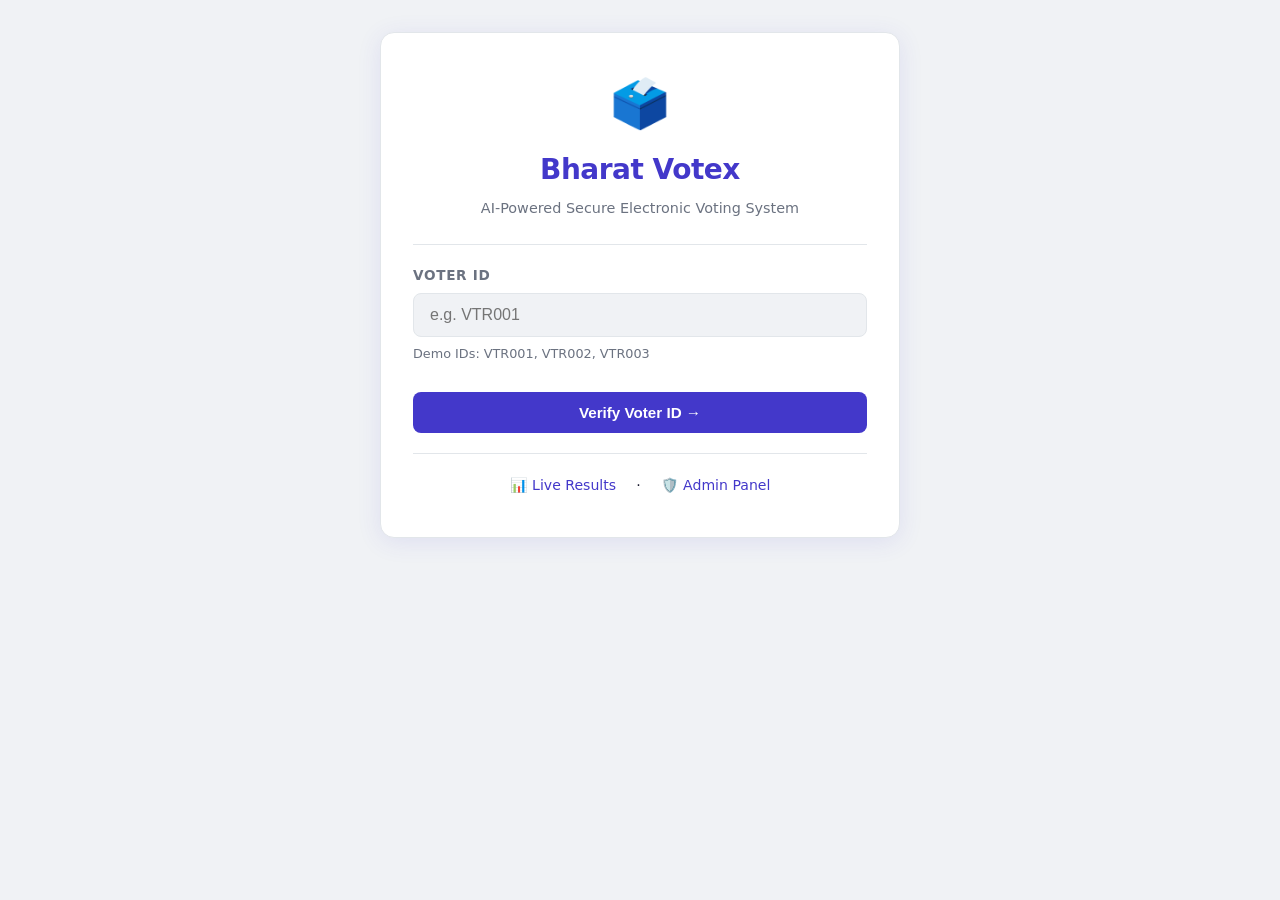
<file: templates/index.html>
<!DOCTYPE html>
<html lang="en">
<head>
  <meta charset="UTF-8" />
  <meta name="viewport" content="width=device-width, initial-scale=1.0"/>
  <title>Bharat Votex — Secure Digital Voting</title>
  <link rel="stylesheet" href="/static/css/style.css" />
</head>
<body class="center-page">

  <div class="card login-card">
    <div class="logo-block">
      <div class="logo-icon">🗳️</div>
      <h1 class="brand">Bharat Votex</h1>
      <p class="tagline">AI-Powered Secure Electronic Voting System</p>
    </div>

    <div class="divider"></div>

    <form id="loginForm" autocomplete="off">
      <label class="field-label" for="voter_id">Voter ID</label>
      <input
        type="text"
        id="voter_id"
        name="voter_id"
        class="field-input"
        placeholder="e.g. VTR001"
        maxlength="20"
        required
      />
      <p class="field-hint">Demo IDs: VTR001, VTR002, VTR003</p>

      <button type="submit" class="btn btn-primary" id="loginBtn">
        <span id="loginBtnText">Verify Voter ID →</span>
      </button>
    </form>

    <div id="loginMsg" class="msg hidden"></div>

    <div class="divider"></div>
    <div class="footer-links">
      <a href="/results">📊 Live Results</a>
      <span>·</span>
      <a href="/admin">🛡️ Admin Panel</a>
    </div>
  </div>

  <script>
    const form = document.getElementById("loginForm");
    const msg  = document.getElementById("loginMsg");
    const btn  = document.getElementById("loginBtn");

    form.addEventListener("submit", async (e) => {
      e.preventDefault();
      const voter_id = document.getElementById("voter_id").value.trim().toUpperCase();
      if (!voter_id) return;

      btn.disabled = true;
      btn.innerHTML = '<span>Checking...</span>';
      msg.className = "msg hidden";

      try {
        const res  = await fetch("/api/login", {
          method: "POST",
          headers: { "Content-Type": "application/json" },
          body: JSON.stringify({ voter_id })
        });
        const data = await res.json();

        if (data.success) {
          showMsg(`✅ Welcome, ${data.name}! Redirecting to biometric scan...`, "success");
          setTimeout(() => window.location.href = "/verify", 1500);
        } else {
          showMsg("❌ " + data.message, "error");
          btn.disabled = false;
          btn.innerHTML = '<span>Verify Voter ID →</span>';
        }
      } catch {
        showMsg("❌ Server error. Please try again.", "error");
        btn.disabled = false;
        btn.innerHTML = '<span>Verify Voter ID →</span>';
      }
    });

    function showMsg(text, type) {
      msg.textContent = text;
      msg.className = `msg ${type}`;
    }
  </script>
</body>
</html>
</file>
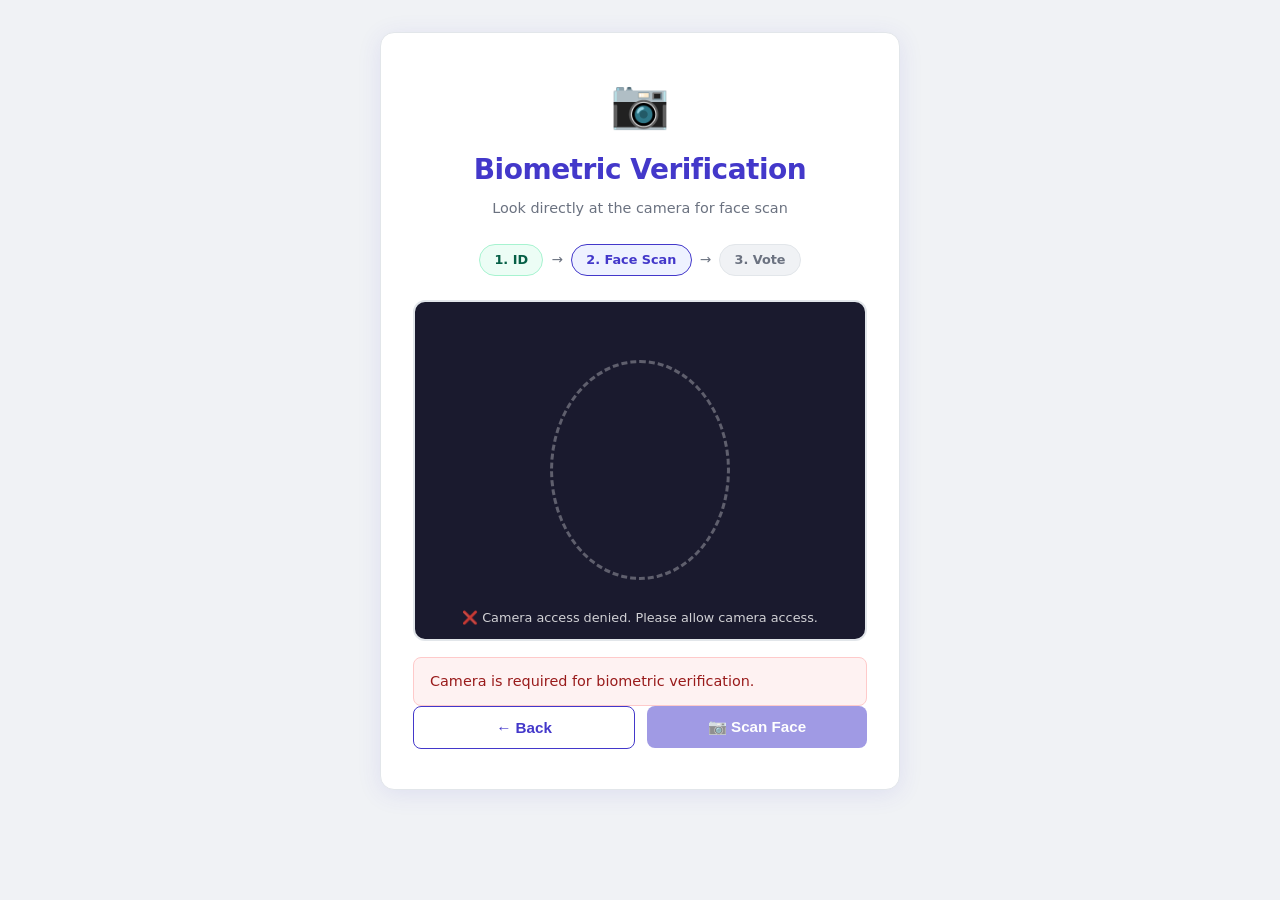
<file: templates/verify.html>
<!DOCTYPE html>
<html lang="en">
<head>
  <meta charset="UTF-8"/>
  <meta name="viewport" content="width=device-width, initial-scale=1.0"/>
  <title>Bharat Votex — Biometric Verification</title>
  <link rel="stylesheet" href="/static/css/style.css"/>
</head>
<body class="center-page">

  <div class="card verify-card">
    <div class="logo-block">
      <div class="logo-icon">📷</div>
      <h1 class="brand">Biometric Verification</h1>
      <p class="tagline">Look directly at the camera for face scan</p>
    </div>

    <div class="steps-bar">
      <div class="step done">1. ID</div>
      <div class="step-arrow">→</div>
      <div class="step active">2. Face Scan</div>
      <div class="step-arrow">→</div>
      <div class="step">3. Vote</div>
    </div>

    <div class="webcam-container">
      <video id="video" autoplay playsinline muted></video>
      <canvas id="canvas" style="display:none;"></canvas>
      <div class="face-overlay">
        <div class="face-ring" id="faceRing"></div>
      </div>
      <div class="webcam-label" id="webcamLabel">Initializing camera…</div>
    </div>

    <div id="verifyMsg" class="msg hidden"></div>

    <div class="confidence-bar-wrap hidden" id="confWrap">
      <label class="field-label">Match Confidence</label>
      <div class="confidence-bar">
        <div class="confidence-fill" id="confFill"></div>
      </div>
      <span class="conf-pct" id="confPct">0%</span>
    </div>

    <div class="btn-row">
      <button class="btn btn-outline" onclick="window.location.href='/'">← Back</button>
      <button class="btn btn-primary" id="scanBtn" disabled>
        <span id="scanBtnText">📷 Scan Face</span>
      </button>
    </div>
  </div>

  <script>
    const video    = document.getElementById("video");
    const canvas   = document.getElementById("canvas");
    const scanBtn  = document.getElementById("scanBtn");
    const msg      = document.getElementById("verifyMsg");
    const faceRing = document.getElementById("faceRing");
    const label    = document.getElementById("webcamLabel");

    let stream = null;

    async function startCamera() {
      try {
        stream = await navigator.mediaDevices.getUserMedia({ video: { width: 640, height: 480, facingMode: "user" } });
        video.srcObject = stream;
        video.onloadedmetadata = () => {
          canvas.width  = video.videoWidth;
          canvas.height = video.videoHeight;
          scanBtn.disabled = false;
          label.textContent = "✅ Camera ready — click Scan Face";
          faceRing.classList.add("ready");
        };
      } catch (err) {
        label.textContent = "❌ Camera access denied. Please allow camera access.";
        showMsg("Camera is required for biometric verification.", "error");
      }
    }

    scanBtn.addEventListener("click", async () => {
      const ctx = canvas.getContext("2d");
      ctx.drawImage(video, 0, 0, canvas.width, canvas.height);
      const frame = canvas.toDataURL("image/jpeg", 0.9);

      scanBtn.disabled = true;
      scanBtn.innerHTML = '<span>🔍 Verifying…</span>';
      faceRing.classList.add("scanning");
      msg.className = "msg hidden";

      try {
        const res  = await fetch("/api/biometric/verify", {
          method: "POST",
          headers: { "Content-Type": "application/json" },
          body: JSON.stringify({ frame })
        });
        const data = await res.json();

        showConfidence(data.confidence || 0);

        if (data.success) {
          faceRing.classList.remove("scanning");
          faceRing.classList.add("verified");
          showMsg("✅ " + data.message, "success");
          if (stream) stream.getTracks().forEach(t => t.stop());
          setTimeout(() => window.location.href = "/vote", 2000);
        } else {
          faceRing.classList.remove("scanning");
          faceRing.classList.add("failed");
          showMsg("❌ " + data.message, "error");
          scanBtn.disabled = false;
          scanBtn.innerHTML = '<span>📷 Try Again</span>';
          setTimeout(() => {
            faceRing.classList.remove("failed");
            faceRing.classList.add("ready");
          }, 2000);
        }
      } catch {
        showMsg("❌ Server error. Please try again.", "error");
        scanBtn.disabled = false;
        scanBtn.innerHTML = '<span>📷 Scan Face</span>';
        faceRing.classList.remove("scanning");
      }
    });

    function showMsg(text, type) {
      msg.textContent = text;
      msg.className = `msg ${type}`;
    }

    function showConfidence(conf) {
      if (!conf) return;
      const pct = Math.round(conf * 100);
      document.getElementById("confWrap").classList.remove("hidden");
      document.getElementById("confFill").style.width = pct + "%";
      document.getElementById("confFill").style.background = pct > 70 ? "var(--green)" : pct > 50 ? "var(--amber)" : "var(--red)";
      document.getElementById("confPct").textContent = pct + "%";
    }

    startCamera();
  </script>
</body>
</html>
</file>
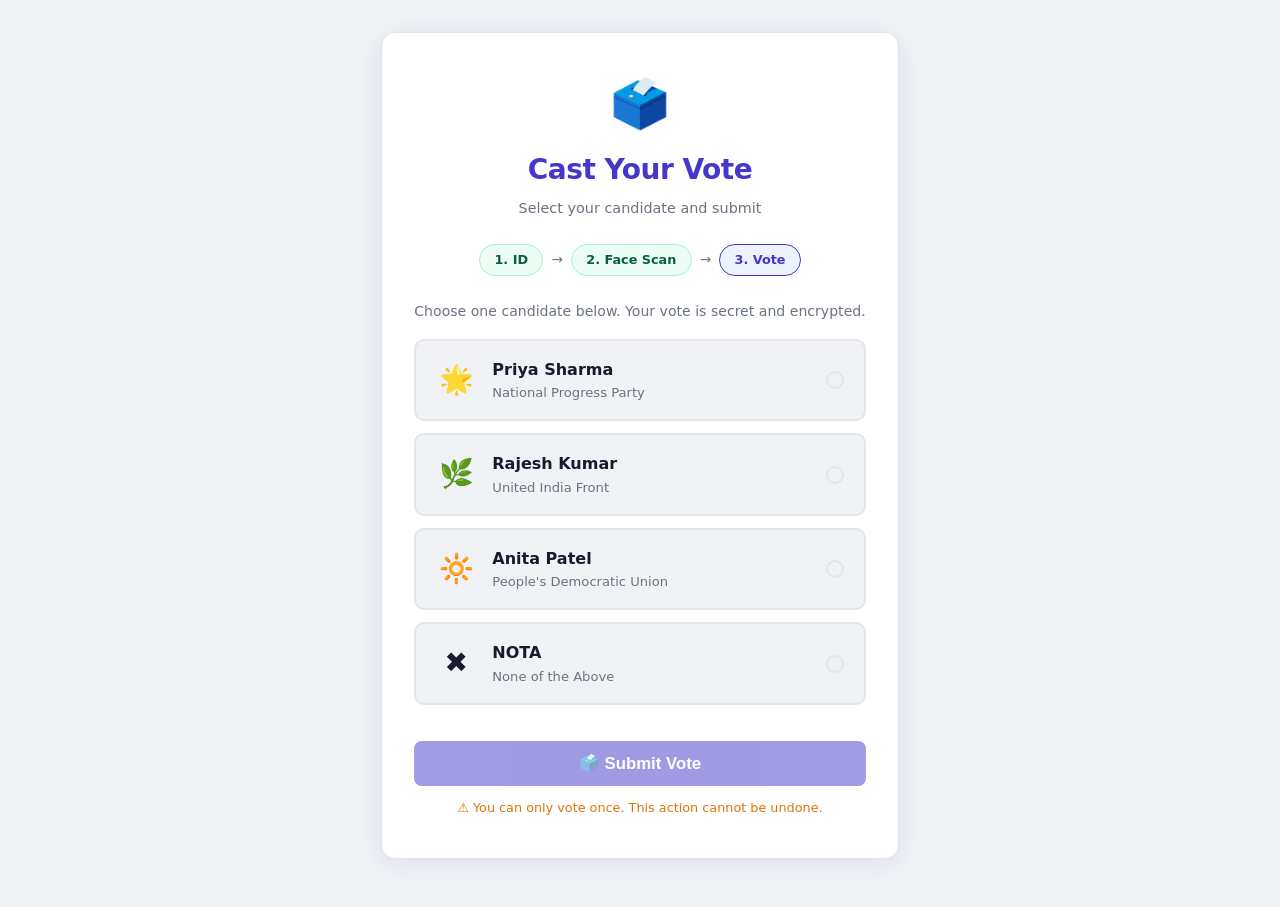
<file: templates/vote.html>
<DOCTYPE html>
<html lang="en">
<head>
  <meta charset="UTF-8"/>
  <meta name="viewport" content="width=device-width, initial-scale=1.0"/>
  <title>Bharat Votex — Cast Your Vote</title>
  <link rel="stylesheet" href="/static/css/style.css"/>
</head>
<body class="center-page">

  <div class="card vote-card">
    <div class="logo-block">
      <div class="logo-icon">🗳️</div>
      <h1 class="brand">Cast Your Vote</h1>
      <p class="tagline">Select your candidate and submit</p>
    </div>

    <div class="steps-bar">
      <div class="step done">1. ID</div>
      <div class="step-arrow">→</div>
      <div class="step done">2. Face Scan</div>
      <div class="step-arrow">→</div>
      <div class="step active">3. Vote</div>
    </div>

    <p class="vote-instruction">Choose one candidate below. Your vote is secret and encrypted.</p>

    <div class="candidates" id="candidateList">
      <!-- Dynamically populated -->
    </div>

    <div id="voteMsg" class="msg hidden"></div>

    <button class="btn btn-primary btn-vote" id="voteBtn" disabled>
      <span id="voteBtnText">🗳️ Submit Vote</span>
    </button>

    <p class="vote-warning">⚠️ You can only vote once. This action cannot be undone.</p>
  </div>

  <div class="modal hidden" id="confirmModal">
    <div class="modal-box">
      <h2>Confirm Your Vote</h2>
      <p>You are voting for:</p>
      <div class="modal-candidate" id="modalCandidate"></div>
      <div class="btn-row">
        <button class="btn btn-outline" onclick="closeModal()">Cancel</button>
        <button class="btn btn-primary" id="confirmBtn">✅ Confirm</button>
      </div>
    </div>
  </div>

  <script>
    const candidates = [
      { id: "party_a", name: "Priya Sharma",  party: "National Progress Party",    symbol: "🌟" },
      { id: "party_b", name: "Rajesh Kumar",  party: "United India Front",          symbol: "🌿" },
      { id: "party_c", name: "Anita Patel",   party: "People's Democratic Union",  symbol: "🔆" },
      { id: "nota",    name: "NOTA",           party: "None of the Above",          symbol: "✖" },
    ];

    let selectedCandidate = null;
    const voteBtn   = document.getElementById("voteBtn");
    const msg       = document.getElementById("voteMsg");
    const list      = document.getElementById("candidateList");

    // Build candidate cards
    candidates.forEach(c => {
      const card = document.createElement("div");
      card.className = "candidate-card";
      card.dataset.id = c.id;
      card.innerHTML = `
        <span class="cand-symbol">${c.symbol}</span>
        <div class="cand-info">
          <div class="cand-name">${c.name}</div>
          <div class="cand-party">${c.party}</div>
        </div>
        <div class="cand-radio"></div>
      `;
      card.addEventListener("click", () => selectCandidate(c, card));
      list.appendChild(card);
    });

    function selectCandidate(c, card) {
      document.querySelectorAll(".candidate-card").forEach(el => el.classList.remove("selected"));
      card.classList.add("selected");
      selectedCandidate = c;
      voteBtn.disabled = false;
    }

    voteBtn.addEventListener("click", () => {
      if (!selectedCandidate) return;
      document.getElementById("modalCandidate").innerHTML =
        `<span>${selectedCandidate.symbol}</span> <strong>${selectedCandidate.name}</strong><br><small>${selectedCandidate.party}</small>`;
      document.getElementById("confirmModal").classList.remove("hidden");
    });

    document.getElementById("confirmBtn").addEventListener("click", async () => {
      closeModal();
      voteBtn.disabled = true;
      voteBtn.innerHTML = '<span>Submitting…</span>';

      try {
        const res  = await fetch("/api/vote/cast", {
          method: "POST",
          headers: { "Content-Type": "application/json" },
          body: JSON.stringify({ candidate: selectedCandidate.id })
        });
        const data = await res.json();

        if (data.success) {
          showMsg("✅ " + data.message, "success");
          setTimeout(() => window.location.href = "/results", 2500);
        } else {
          showMsg("❌ " + data.message, "error");
          voteBtn.disabled = false;
          voteBtn.innerHTML = '<span>🗳️ Submit Vote</span>';
        }
      } catch {
        showMsg("❌ Server error. Please try again.", "error");
        voteBtn.disabled = false;
        voteBtn.innerHTML = '<span>🗳️ Submit Vote</span>';
      }
    });

    function closeModal() {
      document.getElementById("confirmModal").classList.add("hidden");
    }

    function showMsg(text, type) {
      msg.textContent = text;
      msg.className = `msg ${type}`;
    }
  </script>
</body>
</html>
</file>
<file: static/css/style.css>
/* ============================================================
   Bharat Votex — Global Stylesheet
   ============================================================ */

:root {
  --bg:       #f0f2f5;
  --surface:  #ffffff;
  --border:   #e2e6ea;
  --text:     #1a1a2e;
  --muted:    #6b7280;
  --primary:  #4338ca;
  --primary-h:#3730a3;
  --green:    #059669;
  --red:      #dc2626;
  --amber:    #d97706;
  --radius:   14px;
  --shadow:   0 4px 24px rgba(67,56,202,0.10);
}

* { box-sizing: border-box; margin: 0; padding: 0; }

body {
  font-family: 'Segoe UI', system-ui, sans-serif;
  background: var(--bg);
  color: var(--text);
  min-height: 100vh;
  line-height: 1.6;
}

body.center-page {
  display: flex;
  align-items: flex-start;
  justify-content: center;
  padding: 2rem 1rem 3rem;
}

/* ─── Card ─── */
.card {
  background: var(--surface);
  border: 1px solid var(--border);
  border-radius: var(--radius);
  box-shadow: var(--shadow);
  padding: 2rem 2rem 2.5rem;
  width: 100%;
  max-width: 520px;
}
.vote-card, .results-card, .admin-card { max-width: 600px; }

/* ─── Logo / Brand ─── */
.logo-block { text-align: center; margin-bottom: 1.5rem; }
.logo-icon  { font-size: 3rem; margin-bottom: 0.4rem; }
.brand      { font-size: 1.75rem; font-weight: 700; color: var(--primary); letter-spacing: -0.5px; }
.tagline    { color: var(--muted); font-size: 0.9rem; margin-top: 0.25rem; }

/* ─── Divider ─── */
.divider { border: none; border-top: 1px solid var(--border); margin: 1.25rem 0; }

/* ─── Form Fields ─── */
.field-label { display: block; font-size: 0.85rem; font-weight: 600; color: var(--muted); margin-bottom: 0.4rem; text-transform: uppercase; letter-spacing: 0.05em; }
.field-input { width: 100%; padding: 0.75rem 1rem; border: 1.5px solid var(--border); border-radius: 8px; font-size: 1rem; color: var(--text); background: var(--bg); transition: border 0.2s; outline: none; }
.field-input:focus { border-color: var(--primary); background: #fff; }
.field-hint  { color: var(--muted); font-size: 0.8rem; margin-top: 0.4rem; margin-bottom: 1rem; }

.field-row   { display: grid; grid-template-columns: 1fr 1fr; gap: 1rem; margin-bottom: 1rem; }

/* ─── Buttons ─── */
.btn { display: inline-block; padding: 0.75rem 1.5rem; border-radius: 8px; font-size: 0.95rem; font-weight: 600; cursor: pointer; border: none; transition: all 0.2s; text-decoration: none; }
.btn-primary { background: var(--primary); color: #fff; width: 100%; margin-top: 0.75rem; text-align: center; }
.btn-primary:hover:not(:disabled) { background: var(--primary-h); transform: translateY(-1px); }
.btn-primary:disabled { opacity: 0.5; cursor: not-allowed; transform: none; }
.btn-outline { background: transparent; color: var(--primary); border: 1.5px solid var(--primary); }
.btn-outline:hover { background: #eef2ff; }
.btn-vote   { margin-top: 1.25rem; font-size: 1.05rem; }
.btn-row    { display: flex; gap: 0.75rem; align-items: center; }
.btn-row .btn { flex: 1; margin-top: 0; text-align: center; }

/* ─── Messages ─── */
.msg { padding: 0.75rem 1rem; border-radius: 8px; font-size: 0.9rem; margin-top: 1rem; }
.msg.hidden  { display: none; }
.msg.success { background: #ecfdf5; color: #065f46; border: 1px solid #a7f3d0; }
.msg.error   { background: #fef2f2; color: #991b1b; border: 1px solid #fecaca; }

/* ─── Steps Bar ─── */
.steps-bar   { display: flex; align-items: center; justify-content: center; gap: 0.5rem; margin-bottom: 1.5rem; }
.step        { padding: 0.3rem 0.9rem; border-radius: 20px; font-size: 0.8rem; font-weight: 600; background: var(--bg); color: var(--muted); border: 1.5px solid var(--border); }
.step.active { background: #eef2ff; color: var(--primary); border-color: var(--primary); }
.step.done   { background: #ecfdf5; color: #065f46; border-color: #a7f3d0; }
.step-arrow  { color: var(--muted); font-size: 0.85rem; }

/* ─── Webcam ─── */
.webcam-container {
  position: relative;
  width: 100%;
  aspect-ratio: 4/3;
  background: #1a1a2e;
  border-radius: 12px;
  overflow: hidden;
  margin: 1rem 0;
  border: 2px solid var(--border);
}
.webcam-container.small { max-height: 260px; }
.webcam-container video { width: 100%; height: 100%; object-fit: cover; transform: scaleX(-1); }
.face-overlay { position: absolute; inset: 0; display: flex; align-items: center; justify-content: center; pointer-events: none; }
.face-ring {
  width: 180px; height: 220px;
  border-radius: 50%;
  border: 3px dashed rgba(255,255,255,0.3);
  transition: border-color 0.4s, box-shadow 0.4s;
}
.face-ring.ready    { border-color: rgba(255,255,255,0.6); }
.face-ring.scanning { border-color: #4f46e5; border-style: solid; animation: spin 1.2s linear infinite; }
.face-ring.verified { border-color: #10b981; border-style: solid; box-shadow: 0 0 20px rgba(16,185,129,0.5); }
.face-ring.failed   { border-color: #ef4444; border-style: solid; }
@keyframes spin { to { transform: rotate(360deg); } }

.webcam-label {
  position: absolute; bottom: 10px; left: 0; right: 0;
  text-align: center; color: rgba(255,255,255,0.8);
  font-size: 0.8rem; padding: 0 1rem;
}

/* ─── Confidence bar ─── */
.confidence-bar-wrap { margin-top: 0.75rem; }
.confidence-bar { background: var(--bg); border-radius: 20px; height: 10px; overflow: hidden; margin: 0.4rem 0; border: 1px solid var(--border); }
.confidence-fill { height: 100%; border-radius: 20px; transition: width 0.6s ease; }
.conf-pct { font-size: 0.85rem; color: var(--muted); font-weight: 600; }

/* ─── Candidates ─── */
.candidates { display: flex; flex-direction: column; gap: 0.75rem; margin: 1rem 0; }
.candidate-card {
  display: flex; align-items: center; gap: 1rem;
  padding: 1rem 1.25rem; border-radius: 10px;
  border: 2px solid var(--border); cursor: pointer;
  transition: all 0.18s; background: var(--bg);
}
.candidate-card:hover    { border-color: var(--primary); background: #f0f1ff; }
.candidate-card.selected { border-color: var(--primary); background: #eef2ff; box-shadow: 0 0 0 3px rgba(67,56,202,0.15); }
.cand-symbol { font-size: 1.75rem; min-width: 2.5rem; text-align: center; }
.cand-info   { flex: 1; }
.cand-name   { font-weight: 700; font-size: 1rem; color: var(--text); }
.cand-party  { font-size: 0.82rem; color: var(--muted); }
.cand-radio  { width: 18px; height: 18px; border-radius: 50%; border: 2px solid var(--border); }
.candidate-card.selected .cand-radio { background: var(--primary); border-color: var(--primary); box-shadow: inset 0 0 0 3px #fff; }

.vote-instruction { color: var(--muted); font-size: 0.88rem; margin-bottom: 0.5rem; }
.vote-warning     { color: var(--amber); font-size: 0.8rem; text-align: center; margin-top: 0.75rem; }

/* ─── Confirm Modal ─── */
.modal { position: fixed; inset: 0; background: rgba(0,0,0,0.5); display: flex; align-items: center; justify-content: center; z-index: 999; padding: 1rem; }
.modal.hidden { display: none; }
.modal-box { background: var(--surface); border-radius: var(--radius); padding: 2rem; max-width: 400px; width: 100%; box-shadow: 0 20px 60px rgba(0,0,0,0.3); }
.modal-box h2 { font-size: 1.25rem; margin-bottom: 0.75rem; }
.modal-candidate { background: #eef2ff; border-radius: 8px; padding: 1rem; margin: 1rem 0; font-size: 1rem; }
.modal-candidate span { font-size: 1.5rem; margin-right: 0.5rem; }

/* ─── Results ─── */
.results-table { margin-top: 1.5rem; display: flex; flex-direction: column; gap: 0.75rem; }
.result-row { display: flex; align-items: center; gap: 1rem; padding: 0.75rem; border-radius: 8px; border: 1px solid var(--border); background: var(--bg); }
.result-symbol { font-size: 1.5rem; min-width: 2rem; text-align: center; }
.result-info   { flex: 1; }
.result-name   { font-weight: 700; font-size: 0.95rem; }
.result-party  { font-size: 0.8rem; color: var(--muted); }
.result-bar-wrap { background: var(--border); border-radius: 20px; height: 6px; margin-top: 0.4rem; overflow: hidden; }
.result-bar-fill { height: 100%; border-radius: 20px; transition: width 0.8s ease; }
.result-votes  { text-align: right; }
.votes-count   { display: block; font-size: 1.4rem; font-weight: 700; color: var(--primary); }
.votes-pct     { display: block; font-size: 0.78rem; color: var(--muted); }

/* ─── Admin Table ─── */
.section-heading { font-size: 1rem; font-weight: 700; margin: 1.25rem 0 0.75rem; color: var(--text); }
.admin-table { width: 100%; border-collapse: collapse; font-size: 0.88rem; }
.admin-table th, .admin-table td { text-align: left; padding: 0.55rem 0.75rem; border-bottom: 1px solid var(--border); }
.admin-table th { background: var(--bg); font-weight: 700; color: var(--muted); text-transform: uppercase; letter-spacing: 0.04em; font-size: 0.78rem; }
.voters-table { background: var(--bg); border-radius: 8px; overflow: auto; border: 1px solid var(--border); }

/* ─── Footer links ─── */
.footer-links { display: flex; justify-content: center; gap: 1.25rem; font-size: 0.88rem; }
.footer-links a { color: var(--primary); text-decoration: none; }
.footer-links a:hover { text-decoration: underline; }

/* ─── Hidden util ─── */
.hidden { display: none !important; }
</file>
